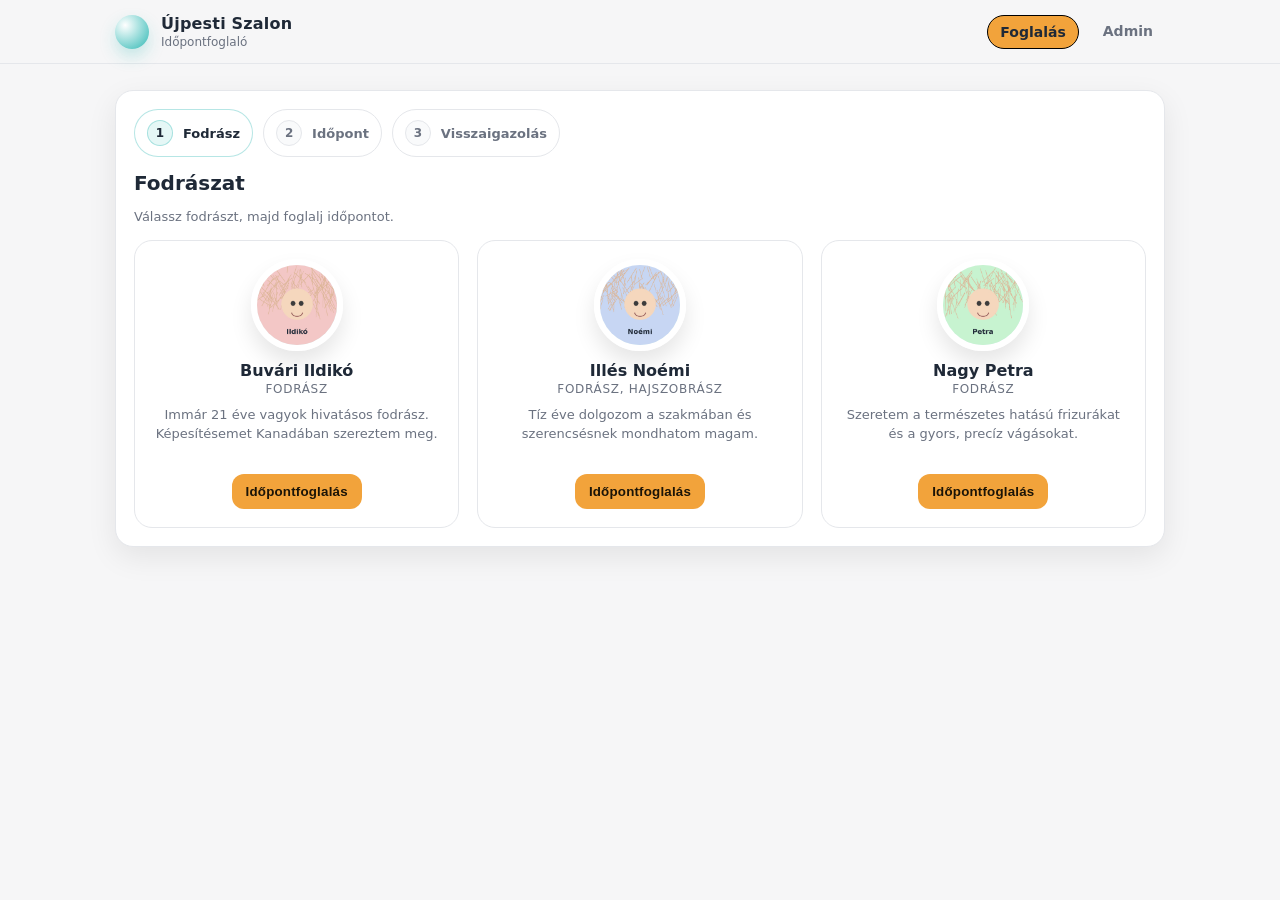
<file: index.html>
<!doctype html>
<html lang="hu">
<head>
  <meta charset="utf-8" />
  <meta name="viewport" content="width=device-width, initial-scale=1" />
  <title>Fodrász időpontfoglaló</title>
  <link rel="stylesheet" href="css/style.css" />
</head>
<body>
  <header class="topbar">
    <div class="container">
      <div class="brand">
        <div class="logo-dot"></div>
        <div>
          <div class="brand-title">Újpesti Szalon</div>
          <div class="brand-subtitle">Időpontfoglaló</div>
        </div>
      </div>

      <nav class="topnav">
        <a href="index.html" class="active">Foglalás</a>
        <a href="admin.html">Admin</a>
      </nav>
    </div>
  </header>

  <main class="container">
    <section class="card shell">
      <div class="stepper" id="stepper"></div>

      <div id="app"></div>
    </section>
  </main>

  <script type="module" src="js/app.js"></script>
</body>
</html>
</file>
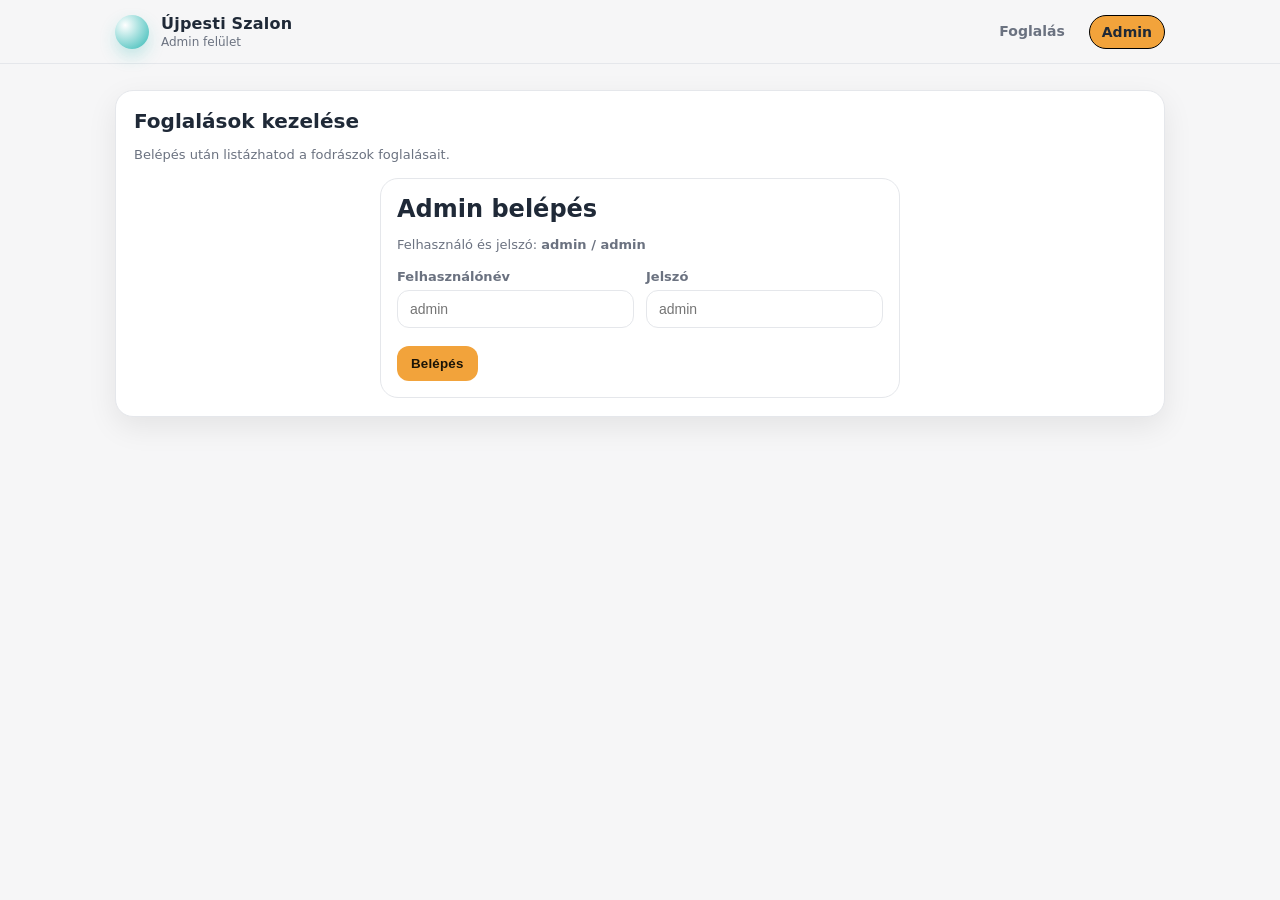
<file: admin.html>
<!doctype html>
<html lang="hu">
<head>
  <meta charset="utf-8" />
  <meta name="viewport" content="width=device-width, initial-scale=1" />
  <title>Admin – Foglalások</title>
  <link rel="stylesheet" href="css/style.css" />
</head>
<body>
  <header class="topbar">
    <div class="container">
      <div class="brand">
        <div class="logo-dot"></div>
        <div>
          <div class="brand-title">Újpesti Szalon</div>
          <div class="brand-subtitle">Admin felület</div>
        </div>
      </div>

      <nav class="topnav">
        <a href="index.html">Foglalás</a>
        <a href="admin.html" class="active">Admin</a>
      </nav>
    </div>
  </header>

  <main class="container">
    <section class="card shell">
      <h1 class="page-title">Foglalások kezelése</h1>
      <p class="small-muted">Belépés után listázhatod a fodrászok foglalásait.</p>

      <div id="adminApp"></div>
    </section>
  </main>

  <script type="module" src="js/admin.js"></script>
</body>
</html>
</file>
<file: css/style.css>
*{box-sizing:border-box}
html,body{height:100%}
body{
  margin:0;
  font-family: ui-sans-serif, system-ui, -apple-system, Segoe UI, Roboto, Arial;
  background: #f6f6f7;
  color: #1f2937;
}

.container{
  width: min(1050px, 92vw);
  margin: 0 auto;
}

.topbar{
  position: sticky;
  top:0;
  z-index:10;
  background: rgba(246,246,247,.92);
  border-bottom:1px solid #e5e7eb;
  backdrop-filter: blur(8px);
}

.topbar .container{
  display:flex;
  align-items:center;
  justify-content:space-between;
  padding: 14px 0;
  gap: 16px;
}

.brand{
  display:flex;
  align-items:center;
  gap: 12px;
}
.logo-dot{
  width:34px;height:34px;border-radius:999px;
  background: radial-gradient(circle at 30% 30%, #fff, #2fb8b4);
  box-shadow: 0 8px 16px rgba(47,184,180,.25);
}
.brand-title{font-weight:800; letter-spacing:.2px}
.brand-subtitle{font-size:12px;color:#6b7280;margin-top:2px}

.topnav{
  display:flex;
  gap: 12px;
}
.topnav a{
  text-decoration:none;
  color: #6b7280;
  font-weight:700;
  font-size:14px;
  padding:8px 12px;
  border-radius:999px;
}
.topnav a.active{
  color: #1f2937;
  background: #f2a33b;
  border: 1px solid black;
}

.card{
  background: #ffffff;
  border:1px solid #e5e7eb;
  border-radius: 18px;
  box-shadow: 0 10px 30px rgba(0,0,0,.08);
}

.shell{
  margin: 26px 0 30px;
  padding: 18px;
}

.page-title{
  margin: 0 0 6px;
  font-size: 20px;
}

.small-muted{color: #6b7280; font-size: 13px; line-height: 1.45}

.stepper{
  display:flex;
  gap: 10px;
  flex-wrap: wrap;
  margin-bottom: 14px;
}
.step{
  display:flex;
  align-items:center;
  gap: 10px;
  padding: 10px 12px;
  border-radius: 999px;
  border: 1px solid #e5e7eb;
  background:#fff;
  font-weight:700;
  font-size: 13px;
  color: #6b7280;
}
.step .bubble{
  width: 26px;
  height: 26px;
  border-radius: 999px;
  display:grid;
  place-items:center;
  font-size: 12px;
  border:1px solid #e5e7eb;
  background: #f9fafb;
}
.step.active{
  color: #1f2937;
  border-color: rgba(47,184,180,.35);
}
.step.active .bubble{
  background: rgba(47,184,180,.12);
  border-color: rgba(47,184,180,.35);
  color: #1f2937;
}

.btn{
  border:0;
  border-radius: 12px;
  font-weight:800;
  letter-spacing:.2px;
  padding: 10px 14px;
  cursor:pointer;
  transition: transform .05s ease, filter .2s ease;
}
.btn:active{transform: translateY(1px)}
.btn-primary{
  background: #f2a33b;
  color: #1b1407;
}
.btn-outline{
  background: #fff;
  border:1px solid #e5e7eb;
  color: #1f2937;
}
.btn-danger{
  background: #e55353;
  color: #fff;
}

.grid{
  display:grid;
  grid-template-columns: repeat(3, 1fr);
  gap: 18px;
}
@media (max-width: 900px){
  .grid{grid-template-columns: repeat(2,1fr);}
}
@media (max-width: 640px){
  .grid{grid-template-columns: 1fr;}
}

.hd-card{
  padding: 18px;
  border-radius: 18px;
  border: 1px solid #e5e7eb;
  background: #fff;
  position: relative;
  overflow:hidden;
}
.hd-card:hover{border-color: rgba(47,184,180,.35)}
.hd-avatar{
  width: 92px;
  height: 92px;
  border-radius: 999px;
  margin: 0 auto 10px;
  border: 6px solid #fff;
  box-shadow: 0 12px 22px rgba(0,0,0,.10);
  display:grid;
  place-items:center;
  font-weight:900;
  color: rgba(0,0,0,.55);
  background: linear-gradient(145deg, rgba(47,184,180,.25), rgba(242,163,59,.25));
}
.hd-name{
  text-align:center;
  font-weight: 900;
  margin-top: 4px;
}
.hd-role{
  text-align:center;
  margin-top: 2px;
  font-size: 12px;
  color: #6b7280;
  text-transform: uppercase;
  letter-spacing: .7px;
}
.hd-bio{
  margin-top: 10px;
  font-size: 13px;
  color: #6b7280;
  line-height: 1.45;
  min-height: 54px;
  text-align: center;
}
.hd-actions{
  display:flex;
  justify-content:center;
  margin-top: 14px;
}

.booking-head{
  display:flex;
  align-items:center;
  gap: 14px;
  padding: 10px 12px;
  border-radius: 18px;
  border: 1px solid #e5e7eb;
  background: #fff;
}
.booking-head .hd-avatar{width: 62px;height:62px;margin:0; border-width:5px}
.booking-head .meta .title{font-weight:900}
.booking-head .meta .sub{font-size:12px;color:#6b7280;margin-top:2px}

.form-row{
  display:grid;
  grid-template-columns: 1fr 1fr;
  gap: 12px;
  margin-top: 14px;
}
@media (max-width: 700px){
  .form-row{grid-template-columns: 1fr;}
}

.field label{
  display:block;
  font-size: 13px;
  color: #6b7280;
  font-weight: 800;
  margin-bottom: 6px;
}
.field input, .field select{
  width: 100%;
  border-radius: 12px;
  padding: 10px 12px;
  border: 1px solid #e5e7eb;
  outline: none;
  font-size: 14px;
}
.field input:focus, .field select:focus{
  border-color: rgba(47,184,180,.5);
  box-shadow: 0 0 0 4px rgba(47,184,180,.12);
}

.section-title{
  margin-top: 16px;
  font-weight: 900;
  font-size: 14px;
}
.times{
  display:flex;
  gap: 10px;
  flex-wrap: wrap;
  margin-top: 10px;
}
.time-btn{
  background: #2fb8b4;
  border: 0;
  border-radius: 10px;
  color: #fff;
  font-weight: 900;
  padding: 10px 12px;
  min-width: 72px;
  cursor:pointer;
  opacity: .95;
}
.time-btn:hover{filter: brightness(1.03)}
.time-btn.selected{
  outline: 4px solid #1b1407;
  opacity: 1;
}
.time-btn[disabled]{
  opacity: .35;
  cursor:not-allowed;
}

.actions{
  display:flex;
  gap: 10px;
  margin-top: 18px;
  flex-wrap: wrap;
}

.login-box{
  max-width: 520px;
  margin: 0 auto;
  padding: 16px;
  border:1px solid #e5e7eb;
  border-radius: 18px;
  background: #fff;
}

.filters{
  display:flex;
  gap: 10px;
  flex-wrap: wrap;
  margin: 12px 0 10px;
}
.table{
  width: 100%;
  border-collapse: collapse;
  margin-top: 12px;
}
.table th, .table td{
  border-bottom: 1px solid #e5e7eb;
  padding: 10px 8px;
  font-size: 14px;
  text-align:left;
  vertical-align: top;
}
.table th{font-size:12px;color: #6b7280; text-transform: uppercase; letter-spacing: .6px}
.badge{
  display:inline-block;
  padding: 6px 10px;
  border: 1px solid #e5e7eb;
  border-radius: 999px;
  background: #fff;
  font-size: 12px;
  font-weight: 800;
  color: #6b7280;
}
.notice{
  border: 1px dashed rgba(47,184,180,.55);
  background: rgba(47,184,180,.08);
  border-radius: 18px;
  padding: 12px;
  margin-top: 12px;
}

.hd-avatar img{width:100%;height:100%;object-fit:cover;border-radius:999px;display:block}
</file>
